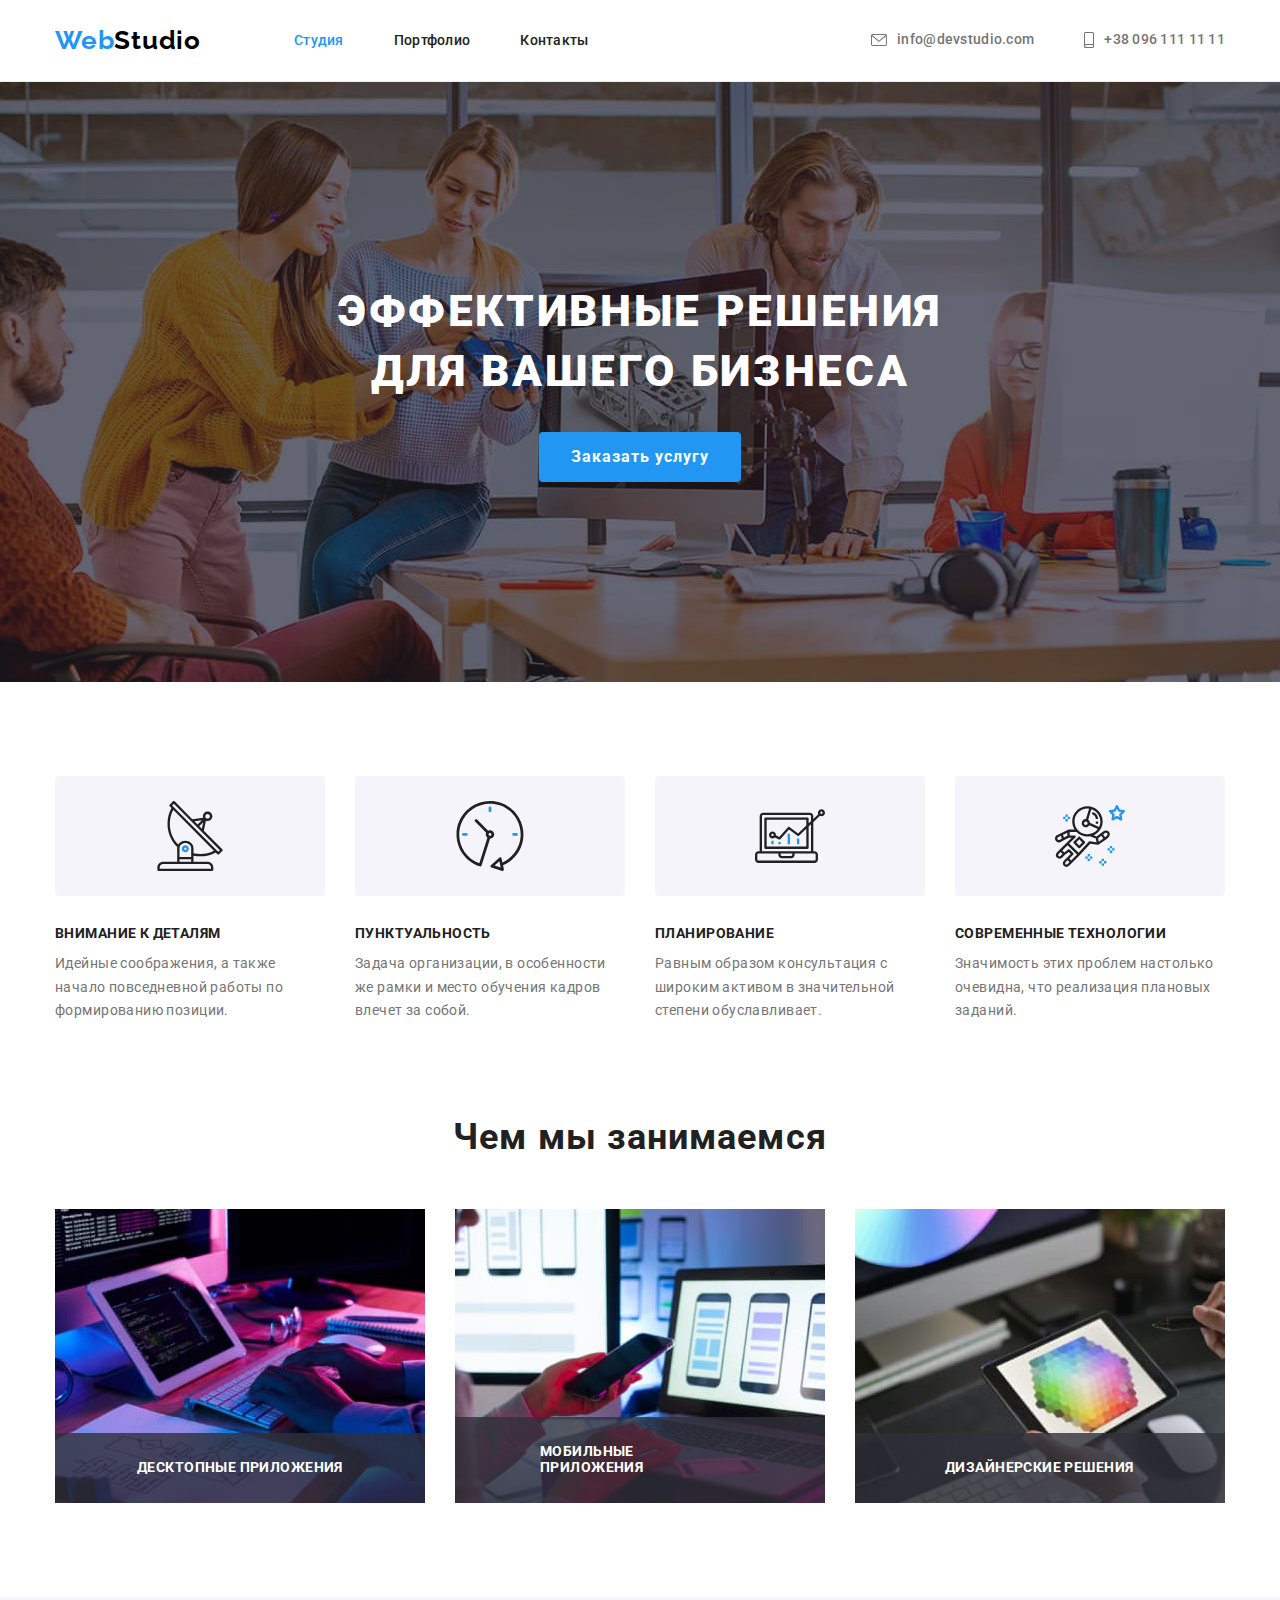
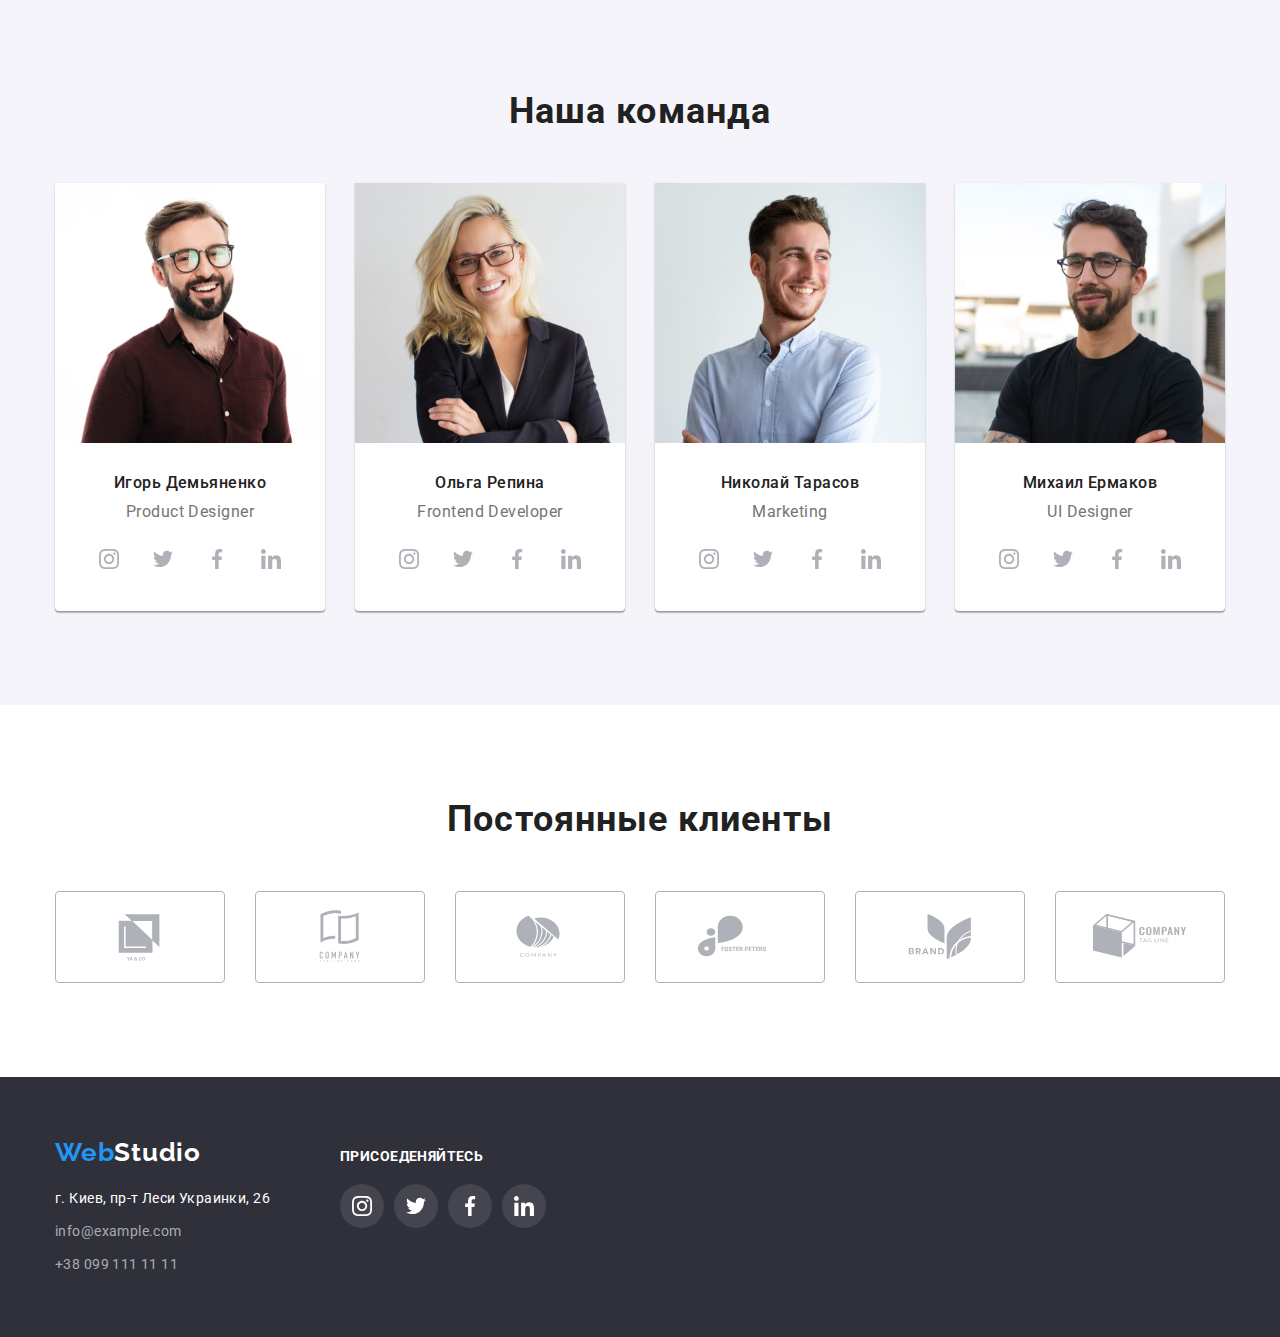
<file: index.html>
<!DOCTYPE html>
<html lang="ru">
  <head>
    <meta charset="UTF-8" />
    <meta http-equiv="X-UA-Compatible" content="IE=edge" />
    <meta name="viewport" content="width=device-width, initial-scale=1.0" />
    <title>WebStudio</title>
    <link
      href="https://fonts.googleapis.com/css2?family=Raleway:wght@700&family=Roboto:wght@400;500;700;900&display=swap"
      rel="stylesheet"
    />
    <link
      rel="stylesheet"
      href="https://cdnjs.cloudflare.com/ajax/libs/modern-normalize/1.1.0/modern-normalize.min.css"
    />
    <link rel="stylesheet" href="./css/styles.css" />
  </head>
  <body>
    <!--HEADER-->
    <header class="header">
      <div class="container header-container">
        <nav class="navigation">
          <a href="/" class="logo"><span class="logo-first">Web</span>Studio</a>
          <ul class="nav-list">
            <li class="nav-list-item"><a class="nav current" href="./index.html">Студия</a></li>
            <li class="nav-list-item"><a class="nav" href="./portfolio.html">Портфолио</a></li>
            <li class="nav-list-item"><a class="nav" href="">Контакты</a></li>
          </ul>
        </nav>
        <ul class="nav-list">
          <li class="contact-list-item">
            <a class="contact" href="mailto:info@devstudio.com">
              <svg class="icon-nav" width="16px" height="12px">
                <use href="./images/sprite.svg#icon-email"></use>
              </svg>
              info@devstudio.com</a
            >
          </li>
          <li class="contact-list-item">
            <a class="contact" href="tel:+380961111111">
              <svg class="icon-nav" width="10px" height="16px">
                <use href="./images/sprite.svg#icon-smartphone"></use>
              </svg>
              +38 096 111 11 11</a
            >
          </li>
        </ul>
      </div>
    </header>
    <!--MAIN-->
    <main>
      <!--SECTION 1-->
      <section class="sec-one">
        <div class="container">
          <h1 class="mtitle">
            Эффективные решения <br />
            для вашего бизнеса
          </h1>
          <button class="mbtn" type="button" data-modal-open>Заказать услугу</button>
        </div>
      </section>
      <!--SECTION 2-->
      <section class="section">
        <div class="container">
          <h2 class="second-title none">В чем наше преимущество?</h2>
          <ul class="advantage-list">
            <li class="advantage-list-item">
              <div class="icons-sec-two">
                <svg class="icon-sec-two" width="70px" height="70px">
                  <use href="./images/sprite.svg#icon-antenna"></use>
                </svg>
              </div>
              <h3 class="title-three">Внимание к деталям</h3>
              <p class="">
                Идейные соображения, а также <br />
                начало повседневной работы по <br />
                формированию позиции.
              </p>
            </li>
            <li class="advantage-list-item">
              <div class="icons-sec-two">
                <svg class="icon-sec-two" width="70px" height="70px">
                  <use href="./images/sprite.svg#icon-clock"></use>
                </svg>
              </div>
              <h3 class="title-three">Пунктуальность</h3>
              <p class="">
                Задача организации, в особенности <br />
                же рамки и место обучения кадров <br />
                влечет за собой.
              </p>
            </li>
            <li class="advantage-list-item">
              <div class="icons-sec-two">
                <svg class="icon-sec-two" width="70px" height="70px">
                  <use href="./images/sprite.svg#icon-diagram"></use>
                </svg>
              </div>
              <h3 class="title-three">Планирование</h3>
              <p class="">
                Равным образом консультация с <br />
                широким активом в значительной <br />
                степени обуславливает.
              </p>
            </li>
            <li class="advantage-list-item">
              <div class="icons-sec-two">
                <svg class="icon-sec-two" width="70px" height="70px">
                  <use href="./images/sprite.svg#icon-astronaut"></use>
                </svg>
              </div>
              <h3 class="title-three">Современные технологии</h3>
              <p class="">
                Значимость этих проблем настолько <br />
                очевидна, что реализация плановых <br />
                заданий.
              </p>
            </li>
          </ul>
        </div>
      </section>
      <!--SECTION 3-->
      <section class="section-three">
        <div class="container">
          <h2 class="second-title title-sec-three">Чем мы занимаемся</h2>
          <ul class="photo-list">
            <li class="photo-list-item">
              <div class="thumb">
                <img src="./images/imgnote.jpg" width="370" alt="Печатает на клавиатуре" />
                <p class="title-three label">Десктопные приложения</p>
              </div>
            </li>
            <li class="photo-list-item">
              <div class="thumb">
                <img src="./images/imgphone.jpg" width="370" alt="Смотрит в телефон" />
                <p class="title-three label-two">Мобильные приложения</p>
              </div>
            </li>
            <li class="photo-list-item">
              <div class="thumb">
                <img src="./images/imgtab.jpg" width="370" alt="Смотрит в планшет" />
                <p class="title-three label-three">Дизайнерские решения</p>
              </div>
            </li>
          </ul>
        </div>
      </section>
      <!--SECTION 4-->
      <section class="section section-four">
        <div class="container">
          <h2 class="second-title sec-title">Наша команда</h2>
          <ul class="team-list">
            <li class="team-list-item">
              <img src="./images/productdesigner.jpg" alt="productdesigner" width="270" />
              <div class="cards">
                <h3 class="card-title">Игорь Демьяненко</h3>
                <p class="card-info">Product Designer</p>
              </div>
              <ul class="team-links">
                <li>
                  <a href="" class="link">
                    <svg width="20px" height="20px" class="link-icon">
                      <use href="./images/sprite.svg#icon-instagram"></use>
                    </svg>
                  </a>
                </li>
                <li>
                  <a href="" class="link">
                    <svg width="20px" height="20px" class="link-icon">
                      <use href="./images/sprite.svg#icon-twitter"></use>
                    </svg>
                  </a>
                </li>
                <li>
                  <a href="" class="link">
                    <svg width="20px" height="20px" class="link-icon">
                      <use href="./images/sprite.svg#icon-facebook"></use>
                    </svg>
                  </a>
                </li>
                <li>
                  <a href="" class="link">
                    <svg width="20px" height="20px" class="link-icon">
                      <use href="./images/sprite.svg#icon-linkedin"></use>
                    </svg>
                  </a>
                </li>
              </ul>
            </li>
            <li class="team-list-item">
              <img src="./images/frontend.jpg" alt="frontend" width="270" />
              <div class="cards">
                <h3 class="card-title">Ольга Репина</h3>
                <p class="card-info">Frontend Developer</p>
              </div>
              <ul class="team-links">
                <li>
                  <a href="" class="link">
                    <svg width="20px" height="20px" class="link-icon">
                      <use href="./images/sprite.svg#icon-instagram"></use>
                    </svg>
                  </a>
                </li>
                <li>
                  <a href="" class="link">
                    <svg width="20px" height="20px" class="link-icon">
                      <use href="./images/sprite.svg#icon-twitter"></use>
                    </svg>
                  </a>
                </li>
                <li>
                  <a href="" class="link">
                    <svg width="20px" height="20px" class="link-icon">
                      <use href="./images/sprite.svg#icon-facebook"></use>
                    </svg>
                  </a>
                </li>
                <li>
                  <a href="" class="link">
                    <svg width="20px" height="20px" class="link-icon">
                      <use href="./images/sprite.svg#icon-linkedin"></use>
                    </svg>
                  </a>
                </li>
              </ul>
            </li>
            <li class="team-list-item">
              <img src="./images/marketing.jpg" alt="marketing" width="270" />
              <div class="cards">
                <h3 class="card-title">Николай Тарасов</h3>
                <p class="card-info">Marketing</p>
              </div>
              <ul class="team-links">
                <li>
                  <a href="" class="link">
                    <svg width="20px" height="20px" class="link-icon">
                      <use href="./images/sprite.svg#icon-instagram"></use>
                    </svg>
                  </a>
                </li>
                <li>
                  <a href="" class="link">
                    <svg width="20px" height="20px" class="link-icon">
                      <use href="./images/sprite.svg#icon-twitter"></use>
                    </svg>
                  </a>
                </li>
                <li>
                  <a href="" class="link">
                    <svg width="20px" height="20px" class="link-icon">
                      <use href="./images/sprite.svg#icon-facebook"></use>
                    </svg>
                  </a>
                </li>
                <li>
                  <a href="" class="link">
                    <svg width="20px" height="20px" class="link-icon">
                      <use href="./images/sprite.svg#icon-linkedin"></use>
                    </svg>
                  </a>
                </li>
              </ul>
            </li>
            <li class="team-list-item">
              <img src="./images/ui.jpg" alt="ui" width="270" />
              <div class="cards">
                <h3 class="card-title">Михаил Ермаков</h3>
                <p class="card-info">UI Designer</p>
              </div>
              <ul class="team-links">
                <li>
                  <a href="" class="link">
                    <svg width="20px" height="20px" class="link-icon">
                      <use href="./images/sprite.svg#icon-instagram"></use>
                    </svg>
                  </a>
                </li>
                <li>
                  <a href="" class="link">
                    <svg width="20px" height="20px" class="link-icon">
                      <use href="./images/sprite.svg#icon-twitter"></use>
                    </svg>
                  </a>
                </li>
                <li>
                  <a href="" class="link">
                    <svg width="20px" height="20px" class="link-icon">
                      <use href="./images/sprite.svg#icon-facebook"></use>
                    </svg>
                  </a>
                </li>
                <li>
                  <a href="" class="link">
                    <svg width="20px" height="20px" class="link-icon">
                      <use href="./images/sprite.svg#icon-linkedin"></use>
                    </svg>
                  </a>
                </li>
              </ul>
            </li>
          </ul>
        </div>
      </section>
      <!-- SECTION 5-->
      <section class="section sec-five">
        <div class="container">
          <h2 class="second-title sec-title">Постоянные клиенты</h2>
          <ul class="list-partners">
            <li>
              <a href="" class="link-partner"
                ><svg width="106px" height="60px">
                  <use href="./images/sprite.svg#icon-logo-one"></use>
                </svg>
              </a>
            </li>
            <li>
              <a href="" class="link-partner"
                ><svg width="106px" height="60px">
                  <use href="./images/sprite.svg#icon-logo-two"></use>
                </svg>
              </a>
            </li>
            <li>
              <a href="" class="link-partner"
                ><svg width="106px" height="60px">
                  <use href="./images/sprite.svg#icon-logo-three"></use>
                </svg>
              </a>
            </li>
            <li>
              <a href="" class="link-partner"
                ><svg width="106px" height="60px">
                  <use href="./images/sprite.svg#icon-logo-four"></use>
                </svg>
              </a>
            </li>
            <li>
              <a href="" class="link-partner"
                ><svg width="106px" height="60px">
                  <use href="./images/sprite.svg#icon-logo-five"></use>
                </svg>
              </a>
            </li>
            <li>
              <a href="" class="link-partner"
                ><svg width="106px" height="60px">
                  <use href="./images/sprite.svg#icon-logo-six"></use>
                </svg>
              </a>
            </li>
          </ul>
        </div>
      </section>
    </main>
    <!--FOOOOOOOOOTER-->
    <footer class="footer">
      <div class="container container-footer">
        <div class="footer-nav-address">
          <a href="/" class="logo-footer"><span class="logo-first">Web</span>Studio</a>
          <address class="address-list">
            <p class="address">г. Киев, пр-т Леси Украинки, 26</p>
            <a class="contact-footer" href="mailto:info@example.com">info@example.com</a>
            <br />
            <a class="contact-footer" href="tel:+380991111111">+38 099 111 11 11</a>
          </address>
        </div>
        <div class="social">
          <h2 class="footer-title-link">ПРИСОЕДЕНЯЙТЕСЬ</h2>
          <ul class="footer-list-link">
            <li>
              <a href="" class="footer-link"
                ><svg width="20px" height="20px">
                  <use href="./images/sprite.svg#icon-instagram"></use>
                </svg>
              </a>
            </li>
            <li>
              <a href="" class="footer-link"
                ><svg width="20px" height="20px">
                  <use href="./images/sprite.svg#icon-twitter"></use>
                </svg>
              </a>
            </li>
            <li>
              <a href="" class="footer-link"
                ><svg width="20px" height="20px">
                  <use href="./images/sprite.svg#icon-facebook"></use>
                </svg>
              </a>
            </li>
            <li>
              <a href="" class="footer-link"
                ><svg width="20px" height="20px">
                  <use href="./images/sprite.svg#icon-linkedin"></use>
                </svg>
              </a>
            </li>
          </ul>
        </div>
      </div>
    </footer>
    <div class="backdrop is-hidden" data-modal>
      <div class="modal">
        <button type="button" class="modal-close-btn" data-modal-close>
          <svg class="modal-close-icon" width="18" height="18">
            <use href="./images/sprite.svg#icon-close-modal"></use>
          </svg>
        </button>
      </div>
    </div>
    <script src="./js/modal.js"></script>
  </body>
</html>
</file>
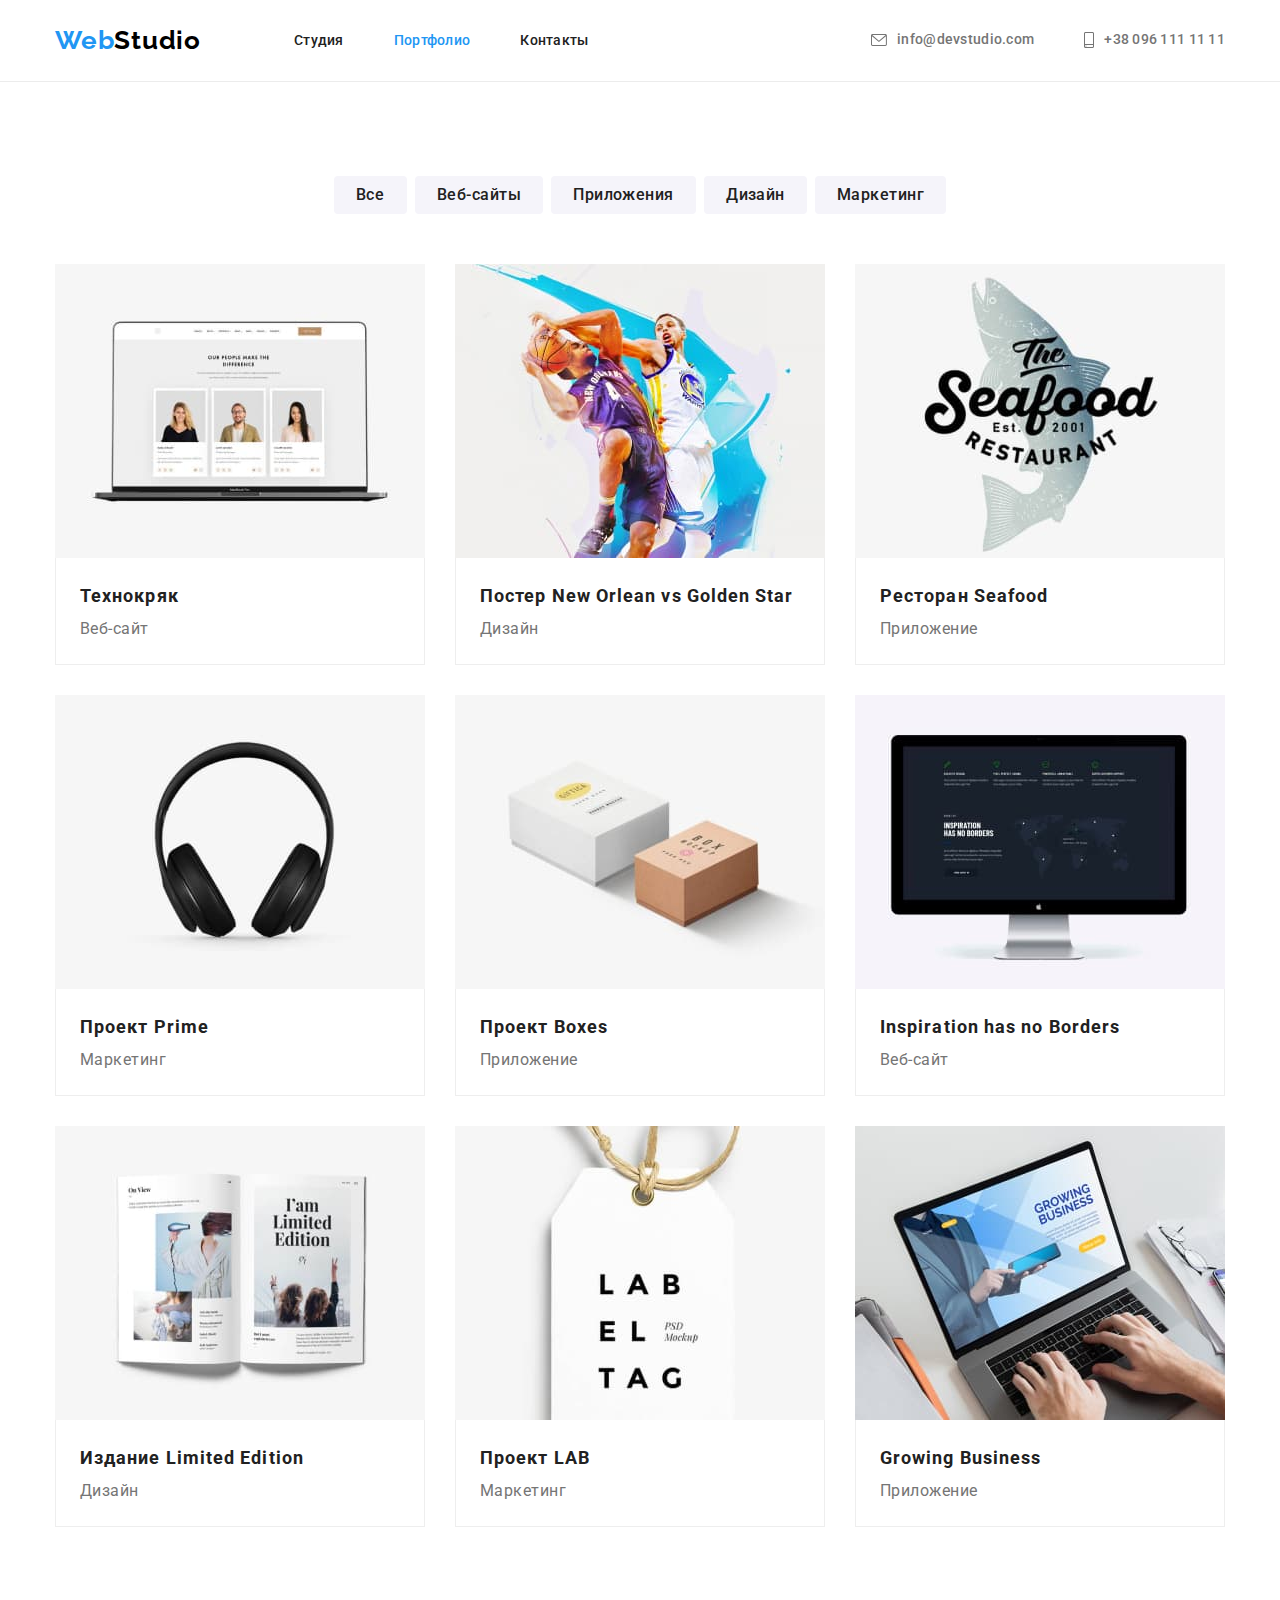
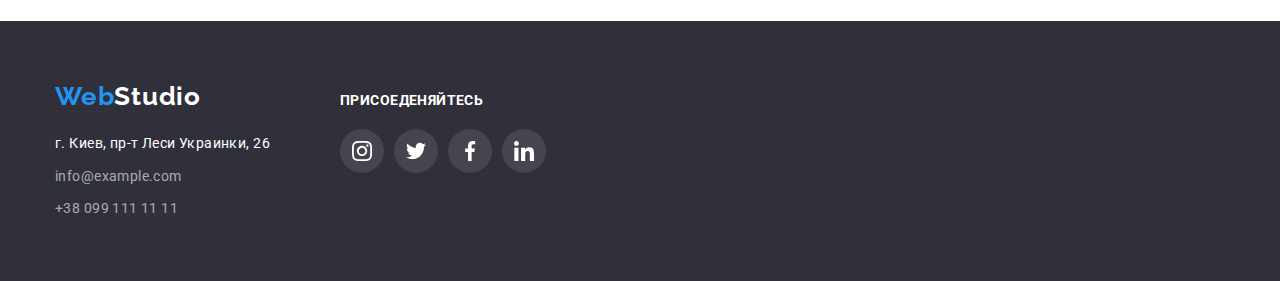
<file: portfolio.html>
<!DOCTYPE html>
<html lang="ru">
  <head>
    <meta charset="UTF-8" />
    <meta http-equiv="X-UA-Compatible" content="IE=edge" />
    <meta name="viewport" content="width=device-width, initial-scale=1.0" />
    <title>WebStudio</title>
    <link
      href="https://fonts.googleapis.com/css2?family=Raleway:wght@700&family=Roboto:wght@400;500;700;900&display=swap"
      rel="stylesheet"
    />
    <link
      rel="stylesheet"
      href="https://cdnjs.cloudflare.com/ajax/libs/modern-normalize/1.1.0/modern-normalize.min.css"
    />
    <link rel="stylesheet" href="./css/styles.css" />
  </head>
  <body>
    <!--HEADER-->
    <header class="header">
      <div class="container header-container">
        <nav class="navigation">
          <a href="/" class="logo"><span class="logo-first">Web</span>Studio</a>
          <ul class="nav-list">
            <li class="nav-list-item"><a class="nav" href="./index.html">Студия</a></li>
            <li class="nav-list-item">
              <a class="nav current" href="./portfolio.html">Портфолио</a>
            </li>
            <li class="nav-list-item"><a class="nav" href="">Контакты</a></li>
          </ul>
        </nav>
        <ul class="nav-list">
          <li class="contact-list-item">
            <a class="contact" href="mailto:info@devstudio.com">
              <svg class="icon-nav" width="16px" height="12px">
                <use href="./images/sprite.svg#icon-email"></use>
              </svg>
              info@devstudio.com</a
            >
          </li>
          <li class="contact-list-item">
            <a class="contact" href="tel:+380961111111">
              <svg class="icon-nav" width="10px" height="16px">
                <use href="./images/sprite.svg#icon-smartphone"></use>
              </svg>
              +38 096 111 11 11</a
            >
          </li>
        </ul>
      </div>
    </header>
    <!--MAIN-->
    <main>
      <!--SECTION 1-->
      <section class="section">
        <div class="container">
          <h1 class="none">Портфолио</h1>
          <ul class="btn-list">
            <li class="btn-list-item"><button class="btn one" type="button">Все</button></li>
            <li class="btn-list-item"><button class="btn two" type="button">Веб-сайты</button></li>
            <li class="btn-list-item">
              <button class="btn three" type="button">Приложения</button>
            </li>
            <li class="btn-list-item"><button class="btn four" type="button">Дизайн</button></li>
            <li class="btn-list-item"><button class="btn five" type="button">Маркетинг</button></li>
          </ul>
          <ul class="card-list">
            <li class="card-list-item">
              <a href="" class="card-list-item-wrapper">
                <div class="wrapper">
                  <img class="cards-img" src="./images/lpatop.jpg" alt="laptop" width="370" />
                  <p class="overlay">
                    Технокряк это современная площадка распространения коронавируса. Компании
                    используют эту платформу для цифрового шпионажа и атак на защищённые сервера
                    конкурентов.
                  </p>
                </div>
                <div class="cases">
                  <h2 class="case-title">Технокряк</h2>
                  <p class="case-text">Веб-сайт</p>
                </div>
              </a>
            </li>
            <li class="card-list-item">
              <a href="" class="card-list-item-wrapper">
                <div class="wrapper">
                  <img class="cards-img" src="./images/bbal.jpg" alt="bbalplayers" width="370" />
                  <p class="overlay">
                    Технокряк это современная площадка распространения коронавируса. Компании
                    используют эту платформу для цифрового шпионажа и атак на защищённые сервера
                    конкурентов.
                  </p>
                </div>
                <div class="cases">
                  <h2 class="case-title">Постер New Orlean vs Golden Star</h2>
                  <p class="case-text">Дизайн</p>
                </div>
              </a>
            </li>
            <li class="card-list-item">
              <a href="" class="card-list-item-wrapper">
                <div class="wrapper">
                  <img class="cards-img" src="./images/seafood.jpg" alt="fish" width="370" />
                  <p class="overlay">
                    Технокряк это современная площадка распространения коронавируса. Компании
                    используют эту платформу для цифрового шпионажа и атак на защищённые сервера
                    конкурентов.
                  </p>
                </div>
                <div class="cases">
                  <h2 class="case-title">Ресторан Seafood</h2>
                  <p class="case-text">Приложение</p>
                </div>
              </a>
            </li>
            <li class="card-list-item">
              <a href="" class="card-list-item-wrapper">
                <div class="wrapper">
                  <img
                    class="cards-img"
                    src="./images/headphones.jpg"
                    alt="headphones"
                    width="370"
                  />
                  <p class="overlay">
                    Технокряк это современная площадка распространения коронавируса. Компании
                    используют эту платформу для цифрового шпионажа и атак на защищённые сервера
                    конкурентов.
                  </p>
                </div>
                <div class="cases">
                  <h2 class="case-title">Проект Prime</h2>
                  <p class="case-text">Маркетинг</p>
                </div>
              </a>
            </li>
            <li class="card-list-item">
              <a href="" class="card-list-item-wrapper">
                <div class="wrapper">
                  <img class="cards-img" src="./images/boxes.jpg" alt="boxes" width="370" />
                  <p class="overlay">
                    Технокряк это современная площадка распространения коронавируса. Компании
                    используют эту платформу для цифрового шпионажа и атак на защищённые сервера
                    конкурентов.
                  </p>
                </div>
                <div class="cases">
                  <h2 class="case-title">Проект Boxes</h2>
                  <p class="case-text">Приложение</p>
                </div>
              </a>
            </li>
            <li class="card-list-item">
              <a href="" class="card-list-item-wrapper">
                <div class="wrapper">
                  <img class="cards-img" src="./images/screen.jpg" alt="screen" width="370" />
                  <p class="overlay">
                    Технокряк это современная площадка распространения коронавируса. Компании
                    используют эту платформу для цифрового шпионажа и атак на защищённые сервера
                    конкурентов.
                  </p>
                </div>
                <div class="cases">
                  <h2 class="case-title">Inspiration has no Borders</h2>
                  <p class="case-text">Веб-сайт</p>
                </div>
              </a>
            </li>
            <li class="card-list-item">
              <a href="" class="card-list-item-wrapper">
                <div class="wrapper">
                  <img class="cards-img" src="./images/magazine.jpg" alt="magazine" width="370" />
                  <p class="overlay">
                    Технокряк это современная площадка распространения коронавируса. Компании
                    используют эту платформу для цифрового шпионажа и атак на защищённые сервера
                    конкурентов.
                  </p>
                </div>
                <div class="cases">
                  <h2 class="case-title">Издание Limited Edition</h2>
                  <p class="case-text">Дизайн</p>
                </div>
              </a>
            </li>
            <li class="card-list-item">
              <a href="" class="card-list-item-wrapper">
                <div class="wrapper">
                  <img class="cards-img" src="./images/lab.jpg" alt="lable" width="370" />
                  <p class="overlay">
                    Технокряк это современная площадка распространения коронавируса. Компании
                    используют эту платформу для цифрового шпионажа и атак на защищённые сервера
                    конкурентов.
                  </p>
                </div>
                <div class="cases">
                  <h2 class="case-title">Проект LAB</h2>
                  <p class="case-text">Маркетинг</p>
                </div>
              </a>
            </li>
            <li class="card-list-item">
              <a href="" class="card-list-item-wrapper">
                <div class="wrapper">
                  <img class="cards-img" src="./images/note.jpg" alt="laptop" width="370" />
                  <p class="overlay">
                    Технокряк это современная площадка распространения коронавируса. Компании
                    используют эту платформу для цифрового шпионажа и атак на защищённые сервера
                    конкурентов.
                  </p>
                </div>
                <div class="cases">
                  <h2 class="case-title">Growing Business</h2>
                  <p class="case-text">Приложение</p>
                </div>
              </a>
            </li>
          </ul>
        </div>
      </section>
    </main>

    <!--FOOOOOOOOOTER-->
    <footer class="footer">
      <div class="container container-footer">
        <div class="footer-nav-address">
          <a href="/" class="logo-footer"><span class="logo-first">Web</span>Studio</a>
          <address class="address-list">
            <p class="address">г. Киев, пр-т Леси Украинки, 26</p>
            <a class="contact-footer" href="mailto:info@example.com">info@example.com</a>
            <br />
            <a class="contact-footer" href="tel:+380991111111">+38 099 111 11 11</a>
          </address>
        </div>
        <div class="social">
          <h2 class="footer-title-link">ПРИСОЕДЕНЯЙТЕСЬ</h2>
          <ul class="footer-list-link">
            <li>
              <a href="" class="footer-link"
                ><svg width="20px" height="20px">
                  <use href="./images/sprite.svg#icon-instagram"></use>
                </svg>
              </a>
            </li>
            <li>
              <a href="" class="footer-link"
                ><svg width="20px" height="20px">
                  <use href="./images/sprite.svg#icon-twitter"></use>
                </svg>
              </a>
            </li>
            <li>
              <a href="" class="footer-link"
                ><svg width="20px" height="20px">
                  <use href="./images/sprite.svg#icon-facebook"></use>
                </svg>
              </a>
            </li>
            <li>
              <a href="" class="footer-link"
                ><svg width="20px" height="20px">
                  <use href="./images/sprite.svg#icon-linkedin"></use>
                </svg>
              </a>
            </li>
          </ul>
        </div>
      </div>
    </footer>
  </body>
</html>
</file>
<file: css/styles.css>
/* GLOBAL FIX a&ul */
a {
  text-decoration-line: none;
}

ul,
ol {
  margin-top: 0;
  margin-bottom: 0;
  padding-left: 0;
  list-style: none;
}

img {
  display: block;
  min-width: 100%;
}

header {
  border-bottom: 1px solid rgba(236, 236, 236, 1);
}

p,
h1,
h2,
h3,
h4,
h5 {
  margin-top: 0;
  margin-bottom: 0;
}

/* 
COLORS 
Цвет основного текста #757575;
Цвет заголовков/навигации/кнопок #212121;
Цвет ховера/фокуса навигации и контактов #2196F3;
Цвет главного заголовка/ховера кнопок #FFFFFF;
Заливка главной кнопки #2196F3;
Заливка главной кнопки ховер/фокус #188CE8;
Заливка кнопок #F5F4FA;
Заливка кнопок ховер/фокус #2196F3;
Заливка футтера и первой секции #2F303A;
Цвет контактов футера rgba(255, 255, 255, 0.6);

*/

/* 
TEXT
Основной щрифт Roboto;

основной текст
font-weight: normal;
font-size: 14px;
line-height: 24px;
letter-spacing: 0.03em;

логотип
font-family: Raleway;
font-style: normal;
font-weight: bold;
font-size: 26px;
line-height: 31px;
letter-spacing: 0.03em;

навигация 
font-weight: 500;
font-size: 14px;
line-height: 16px;
letter-spacing: 0.02em;

контакты хедер
font-weight: 500;
font-size: 14px;
line-height: 16px;
letter-spacing: 0.02em;

главный заголовок
font-weight: 900;
font-size: 44px;
line-height: 60px;
letter-spacing: 0.06em;
text-transform: uppercase;

Второй заголовок
font-weight: bold;
font-size: 36px;
line-height: 42px;
letter-spacing: 0.03em;

Третий заголовок
font-weight: bold;
font-size: 14px;
line-height: 16px;
letter-spacing: 0.03em;

контакты футтер
font-weight: normal;
font-size: 14px;
line-height: 24px;
letter-spacing: 0.03em;


*/
:root {
  --text: #757575;
  --title-nav-btn: #212121;
  --hov-nav-contacts: #2196f3;
  --mtitle-hovbtn: #ffffff;
  --bcg-mbtn: #2196f3;
  --bcg-mbtn-hov: #188ce8;
  --bcg-btn: #f5f4fa;
  --bcg-btn-hov: #2196f3;
  --bcg-footer-msec: #2f303a;
  --footer-contacts: rgba(255, 255, 255, 0.6);
}

.container {
  width: 1200px;
  padding-left: 15px;
  padding-right: 15px;
  margin-right: auto;
  margin-left: auto;
}

.navigation {
  display: flex;
}

.nav-list {
  display: flex;
  align-items: center;
}

.header-container {
  display: flex;
  align-items: center;
}

body {
  color: var(--text);
  font-family: Roboto, sans-serif;
  /* font-weight: 400; */
  font-size: 14px;
  line-height: 1.7;
  letter-spacing: 0.03em;
}

/* HEADER */
.logo {
  color: #000000;
  font-family: Raleway, sans-serif;
  font-weight: 700;
  font-size: 26px;
  line-height: 1.19;
  letter-spacing: 0.03em;
  margin-right: 93px;
}

.header {
  padding-top: 25px;
  padding-bottom: 25px;
}
.logo-first {
  color: #2196f3;
}

.nav {
  color: var(--title-nav-btn);
  font-weight: 500;
  font-size: 14px;
  line-height: 1.14;
  letter-spacing: 0.02em;
  transition: color 250ms cubic-bezier(0.4, 0, 0.2, 1);
}

.nav-list-item:not(:last-child) {
  margin-right: 50px;
}

.nav-list {
  margin-left: auto;
}

.contact-list-item:not(:last-child) {
  margin-right: 50px;
}

.nav:hover,
.nav:focus {
  color: var(--hov-nav-contacts);
}

.contact {
  color: var(--text);
  font-weight: 500;
  font-size: 14px;
  line-height: 1.14;
  letter-spacing: 0.02em;
  display: flex;
  align-items: center;
  transition: color 250ms cubic-bezier(0.4, 0, 0.2, 1);
}

.contact:hover,
.contact:focus {
  color: var(--hov-nav-contacts);
}

.icon-nav {
  fill: currentColor;
  margin-right: 10px;
}

.current {
  color: var(--hov-nav-contacts);
}

/* FOOTER */
.footer {
  background-color: var(--bcg-footer-msec);
  /* height: 252px; */
  padding-top: 60px;
  padding-bottom: 60px;
}

.logo-footer {
  color: #ffffff;
  font-family: Raleway, sans-serif;
  font-weight: 700;
  font-size: 26px;
  line-height: 1.19;
  letter-spacing: 0.03em;
  display: inline-block;
  margin-bottom: 20px;
}

.address {
  color: #ffffff;
  font-style: normal;
  margin-bottom: 9px;
}

.contact-footer {
  color: var(--footer-contacts);
  font-style: normal;
  display: inline-block;
  transition: color 250ms cubic-bezier(0.4, 0, 0.2, 1);
}

.contact-footer:not(:last-child) {
  margin-bottom: 9px;
}

.contact-footer:hover,
.contact-footer:focus {
  color: var(--hov-nav-contacts);
}

.footer-title-link {
  font-family: Roboto, sans-serif;
  font-style: normal;
  font-weight: 700;
  font-size: 14px;
  line-height: 1.14;
  letter-spacing: 0.03em;
  color: #ffffff;
  margin-bottom: 20px;
}

.footer-list-link {
  display: flex;
  width: 206px;
  height: 44px;
  justify-content: space-between;
}

.footer-link {
  display: flex;
  width: 44px;
  height: 44px;
  justify-content: center;
  align-items: center;
  background-color: rgba(255, 255, 255, 0.1);
  border-radius: 50%;
  fill: #ffffff;
  transition: background-color 250ms cubic-bezier(0.4, 0, 0.2, 1);
}

.footer-link:hover,
.footer-link:focus {
  background-color: #2196f3;
}

.container-footer {
  display: flex;
  align-items: baseline;
}

.footer-nav-address {
  margin-right: 70px;
}

/* SECTION 1 [index.html] */
.sec-one {
  background-color: #c4c4c4;
  height: 600px;
  text-align: center;
  padding-top: 200px;
  padding-bottom: 200px;
  background-image: linear-gradient(to right, rgba(47, 48, 58, 0.4), rgba(47, 48, 58, 0.4)),
    url('../images/bgimg.jpg');
  background-repeat: no-repeat;
  background-size: auto auto;
  background-position: center;
}

.mtitle {
  color: var(--mtitle-hovbtn);
  font-weight: 900;
  font-size: 44px;
  line-height: 1.36;
  text-align: center;
  letter-spacing: 0.06em;
  text-transform: uppercase;
  margin-bottom: 30px;
}

.mbtn {
  cursor: pointer;
  background-color: var(--bcg-mbtn);
  color: #ffffff;
  font-weight: 700;
  font-size: 16px;
  line-height: 1.875;
  letter-spacing: 0.06em;
  min-width: 200px;
  padding-top: 10px;
  padding-bottom: 10px;
  padding-right: 32px;
  padding-left: 32px;
  border-radius: 4px;
  border: 0px;
  transition: background-color 250ms cubic-bezier(0.4, 0, 0.2, 1);
}

.mbtn:hover,
.mbtn:focus {
  background-color: var(--bcg-mbtn-hov);
}

/* SECTION 2 [index.html] */
.section {
  padding-top: 94px;
  padding-bottom: 94px;
}

.second-title {
  color: var(--title-nav-btn);
  font-weight: 700;
  font-size: 36px;
  line-height: 1.16;
  text-align: center;
  letter-spacing: 0.03em;
}

.title-three {
  color: var(--title-nav-btn);
  font-weight: 700;
  font-size: 14px;
  line-height: 1.14;
  letter-spacing: 0.03em;
  text-transform: uppercase;
  margin-bottom: 10px;
}

.advantage-list {
  display: flex;
}

.advantage-list-item {
  width: 270px;
  /* height: 101px; */
}

.advantage-list-item:not(:last-child) {
  margin-right: 30px;
}

.none {
  position: absolute;
  width: 1px;
  height: 1px;
  margin: -1px;
  padding: 0;
  overflow: hidden;
  border: 0;
  clip: rect(0 0 0 0);
}

.icons-sec-two {
  width: 270px;
  height: 120px;
  margin-bottom: 30px;
  border-radius: 4px;
  background-color: #f5f4fa;
  display: flex;
  justify-content: center;
  align-items: center;
}

/* SECTION 3 [index.html] см.SECTION 2 */
.section-three {
  padding-bottom: 94px;
}

.title-sec-three {
  margin-bottom: 50px;
}

.photo-list {
  display: flex;
}

.photo-list-item:not(:last-child) {
  margin-right: 30px;
}

.photo-list-item {
  /* width: 370px; */
  /* height: 294px; */
}

.thumb {
  position: relative;
}

.label {
  position: absolute;
  margin: 0;
  bottom: 0;
  width: 100%;
  padding: 27px 82px;
  background-color: rgba(47, 48, 58, 0.8);
  color: #ffffff;
}

.label-two {
  position: absolute;
  margin: 0;
  bottom: 0;
  width: 100%;
  padding: 27px 85px;
  background-color: rgba(47, 48, 58, 0.8);
  color: #ffffff;
}

.label-three {
  position: absolute;
  margin: 0;
  bottom: 0;
  width: 100%;
  padding: 27px 90px;
  background-color: rgba(47, 48, 58, 0.8);
  color: #ffffff;
}

/* SECTION 4 [index.html] */
.section-four {
  background-color: #f5f4fa;
}

.cards {
  padding-top: 30px;
  padding-bottom: 16px;
}

.team-links {
  display: flex;
  justify-content: space-between;
  width: 206px;
  margin-left: auto;
  margin-right: auto;
  margin-bottom: 30px;
}

.link {
  display: flex;
  border-radius: 50%;
  width: 44px;
  height: 44px;
  background-color: var(--mtitle-hovbtn);
  justify-content: center;
  align-items: center;
  fill: #afb1b8;
  transition: background-color 250ms cubic-bezier(0.4, 0, 0.2, 1),
    fill 250ms cubic-bezier(0.4, 0, 0.2, 1);
}

.link:hover,
.link:focus {
  background-color: var(--hov-nav-contacts);
  fill: #ffffff;
}

.card-title {
  color: var(--title-nav-btn);
  font-weight: 500;
  font-size: 16px;
  line-height: 1.187;
  text-align: center;
  letter-spacing: 0.03em;
  margin-bottom: 10px;
}

.card-info {
  font-size: 16px;
  line-height: 1.187;
  text-align: center;
  letter-spacing: 0.03em;
}

.team-list {
  display: flex;
}

.team-list-item {
  width: 270px;
  /* height: 368px; */
  background-color: var(--mtitle-hovbtn);
  border-radius: 0px 0px 4px 4px;
  box-shadow: 0px 1px 3px rgba(0, 0, 0, 0.12), 0px 1px 1px rgba(0, 0, 0, 0.14),
    0px 2px 1px rgba(0, 0, 0, 0.2);
}

.team-list-item:not(:last-child) {
  margin-right: 30px;
}

.sec-title {
  margin-bottom: 50px;
}

/* SECTION 5 [index.html] */

.list-partners {
  display: flex;
  justify-content: space-between;
}

.link-partner {
  display: flex;
  width: 170px;
  height: 92px;
  justify-content: center;
  align-items: center;
  border: 1px solid #afb1b8;
  border-radius: 4px;
  fill: #afb1b8;
  transition: fill 250ms cubic-bezier(0.4, 0, 0.2, 1), border 250ms cubic-bezier(0.4, 0, 0.2, 1);
}

.link-partner:hover,
.link-partner:focus {
  fill: #2196f3;
  border: 1px solid #2196f3;
}

/* SECTION 1 [portfolio.html] */
.btn {
  cursor: pointer;
  background-color: var(--bcg-btn);
  color: var(--title-nav-btn);
  font-family: Roboto, sans-serif;
  /* font-style: normal; */
  font-weight: 500;
  font-size: 16px;
  line-height: 1.625;
  text-align: center;
  letter-spacing: 0.03em;
  border-radius: 4px;
  border: 0px;
  transition: background-color 250ms cubic-bezier(0.4, 0, 0.2, 1),
    color 250ms cubic-bezier(0.4, 0, 0.2, 1), box-shadow 250ms cubic-bezier(0.4, 0, 0.2, 1);
}

.btn:hover,
.btn:focus {
  background-color: var(--bcg-btn-hov);
  color: #ffffff;
  box-shadow: 0px 3px 1px rgba(0, 0, 0, 0.1),
  0px 1px 2px rgba(0, 0, 0, 0.08),
  0px 2px 2px rgba(0, 0, 0, 0.12);
}

.case-title {
  color: var(--title-nav-btn);
  font-weight: 700;
  font-size: 18px;
  line-height: 2;
  letter-spacing: 0.06em;
}

.one {
  padding-top: 6px;
  padding-right: 22px;
  padding-bottom: 6px;
  padding-left: 22px;
  min-width: 73px;
}

.two {
  padding-top: 6px;
  padding-right: 22px;
  padding-bottom: 6px;
  padding-left: 22px;
  min-width: 128px;
}

.three {
  padding-top: 6px;
  padding-right: 22px;
  padding-bottom: 6px;
  padding-left: 22px;
  min-width: 145px;
}

.four {
  padding-top: 6px;
  padding-right: 22px;
  padding-bottom: 6px;
  padding-left: 22px;
  min-width: 103px;
}

.five {
  padding-top: 6px;
  padding-right: 22px;
  padding-bottom: 6px;
  padding-left: 22px;
  min-width: 130px;
}

.case-text {
  font-weight: 400;
  font-size: 16px;
  line-height: 1.875;
  letter-spacing: 0.03em;
  color: #757575;
}

.market {
  padding-top: 90px;
  padding-bottom: 98px;
}

.btn-list {
  display: flex;
  justify-content: center;
  margin-bottom: 50px;
}

.btn-list-item:not(:last-child) {
  margin-right: 8px;
}

.card-list {
  display: flex;
  flex-wrap: wrap;
}

.card-list-item {
  /* width: 370px; */
  transition: box-shadow 250ms cubic-bezier(0.4, 0, 0.2, 1);
}

.card-list-item:hover,
.card-list-item:focus {
  box-shadow: 0px 1px 1px rgba(0, 0, 0, 0.12),
  0px 4px 4px rgba(0, 0, 0, 0.06),
  1px 4px 6px rgba(0, 0, 0, 0.16);
  cursor: pointer;
}

.card-list-item:not(:nth-child(3n)) {
  margin-right: 30px;
}

.card-list-item:not(:nth-last-child(-n + 3)) {
  margin-bottom: 30px;
}

.cases {
  padding-top: 20px;
  padding-bottom: 20px;
  padding-left: 24px;
  padding-right: 24px;
  border-bottom: 1px solid #eeeeee;
  border-right: 1px solid #eeeeee;
  border-left: 1px solid #eeeeee;
}

.wrapper {
  position: relative;
  overflow: hidden;
}

.overlay {
  font-weight: 400;
  font-size: 18px;
  line-height: 1.55;
  letter-spacing: 0.03em;
  position: absolute;
  top: 0;
  left: 0;
  width: 100%;
  height: 100%;
  padding: 63px 24px;
  background-color: rgba(33, 150, 243, 0.9);
  color: #ffffff;
  overflow: auto;
  transform: translateY(100%);
  transition: transform 250ms linear;
}

.card-list-item-wrapper:hover .overlay,
.card-list-item-wrapper:focus .overlay {
  transform: translateY(0%);
}

/* MODAL */
.backdrop {
  position: fixed;
  top: 0;
  left: 0;
  width: 100vw;
  height: 100vh;
  background-color: rgba(0, 0, 0, 0.2);
  transform: scale(1);
  transition: transform 500ms ease-in-out, opacity 500ms ease-in-out, visibility 500ms ease-in-out;
}

.backdrop.is-hidden {
  opacity: 0;
  visibility: hidden;
  pointer-events: none;
  transform: scale(2);
}

.modal {
  position: absolute;
  top: 50%;
  left: 50%;
  transform: translate(-50%, -50%);
  width: 528px;
  height: 581px;
  background-color: #FFFFFF;
  box-shadow: 0px 1px 3px rgba(0, 0, 0, 0.12),
  0px 1px 1px rgba(0, 0, 0, 0.14),
  0px 2px 1px rgba(0, 0, 0, 0.2);
  border-radius: 4px;
}

.modal-close-btn {
  position: absolute;
  top: 8px;
  right: 8px;
  width: 30px;
  height: 30px;
  border-radius: 50%;
  background: #FFFFFF;
  border: 1px solid rgba(0, 0, 0, 0.1);
  background-color: transparent;
  padding: 0;
  display: flex;
  justify-content: center;
  align-items: center;
  cursor: pointer;
}
</file>
